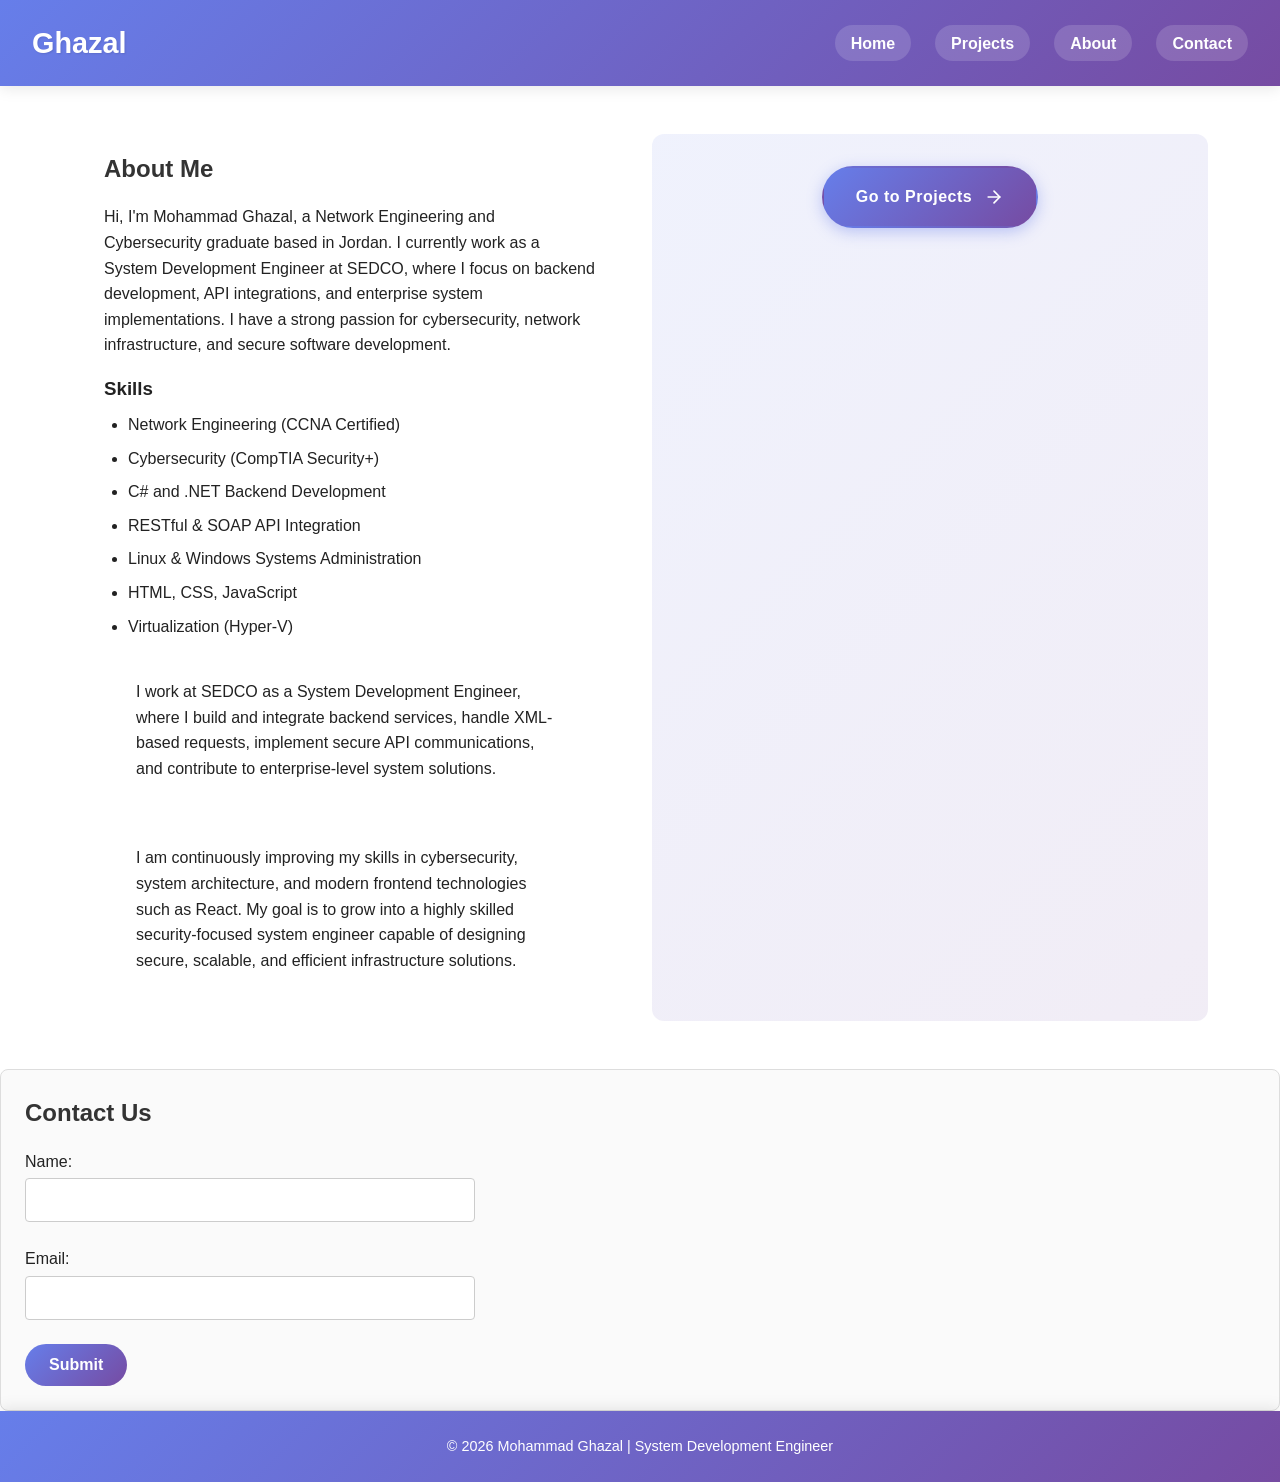
<file: index.html>
<!DOCTYPE html>
<html lang="en">
<head>
    <meta charset="UTF-8">
    <meta name="viewport" content="width=device-width, initial-scale=1.0">
    <title>Ghazal</title>
    <link rel="stylesheet" href="style.css">
</head>

<body>
 
    <!-- skip link gives keyboard users a way to bypass navigation -->
    <a href="#main-content" class="skip-link" tabindex="0">Skip to main content</a>
    <header role="banner">
        <div class="Title"><h1>Ghazal</h1></div>
        <div class="nav-bar">
            <button class="menu-toggle" id="menu-toggle" aria-label="Toggle navigation menu" aria-expanded="false">
                <span></span>
                <span></span>
                <span></span>
            </button>
            <nav role="navigation" aria-label="Main navigation" id="nav-menu" class="nav-menu">
                <ul>
                    <li><a href="#home">Home</a></li>
                    <li><a href="project.html">Projects</a></li>
                    <li><a href="#about-me">About</a></li>
                    <li><a href="#contact">Contact</a></li>
                </ul>
            </nav>
        </div>
    </header>
    <main id="main-content" role="main">

        <section id="about-me">
            <h2>About Me</h2>
            <p>Hi, I'm Mohammad Ghazal, a Network Engineering and Cybersecurity graduate based in Jordan. I currently work as a System Development Engineer at SEDCO, where I focus on backend development, API integrations, and enterprise system implementations. I have a strong passion for cybersecurity, network infrastructure, and secure software development.</p>
            
            <h3>Skills</h3>
            <ul>
                <li>Network Engineering (CCNA Certified)</li>
                <li>Cybersecurity (CompTIA Security+)</li>
                <li>C# and .NET Backend Development</li>
                <li>RESTful & SOAP API Integration</li>
                <li>Linux & Windows Systems Administration</li>
                <li>HTML, CSS, JavaScript</li>
                <li>Virtualization (Hyper-V)</li>
            </ul>

            <section>
                <p>I work at SEDCO as a System Development Engineer, where I build and integrate backend services, handle XML-based requests, implement secure API communications, and contribute to enterprise-level system solutions.</p>
            </section>

            <section>
                <p>I am continuously improving my skills in cybersecurity, system architecture, and modern frontend technologies such as React. My goal is to grow into a highly skilled security-focused system engineer capable of designing secure, scalable, and efficient infrastructure solutions.</p>
            </section>
        </section>
        
        <section class="cta-section">
           <a href="project.html" class="btn btn-primary">
               <span class="btn-text">Go to Projects</span>
               <span class="btn-icon">
                   <svg width="20" height="20" viewBox="0 0 24 24" fill="none" stroke="currentColor" stroke-width="2" stroke-linecap="round" stroke-linejoin="round">
                       <line x1="5" y1="12" x2="19" y2="12"></line>
                       <polyline points="12 5 19 12 12 19"></polyline>
                   </svg>
               </span>
           </a>
        </section>
    </main>
    <section id="contact" class="contact">
        <h2>Contact Us</h2>
        <form action="#" method="post">
            <label for="name">Name:</label>
            <input type="text" id="name" name="name" required>
            <br>
            <label for="email">Email:</label>
            <input type="email" id="email" name="email" required>
            <br>
            <button type="submit">Submit</button>
        </form>
    </section>
    <footer>
        <p>&copy; 2026 Mohammad Ghazal | System Development Engineer</p>
    </footer>
</body>
<script src="script.js"></script>
</html>
</file>
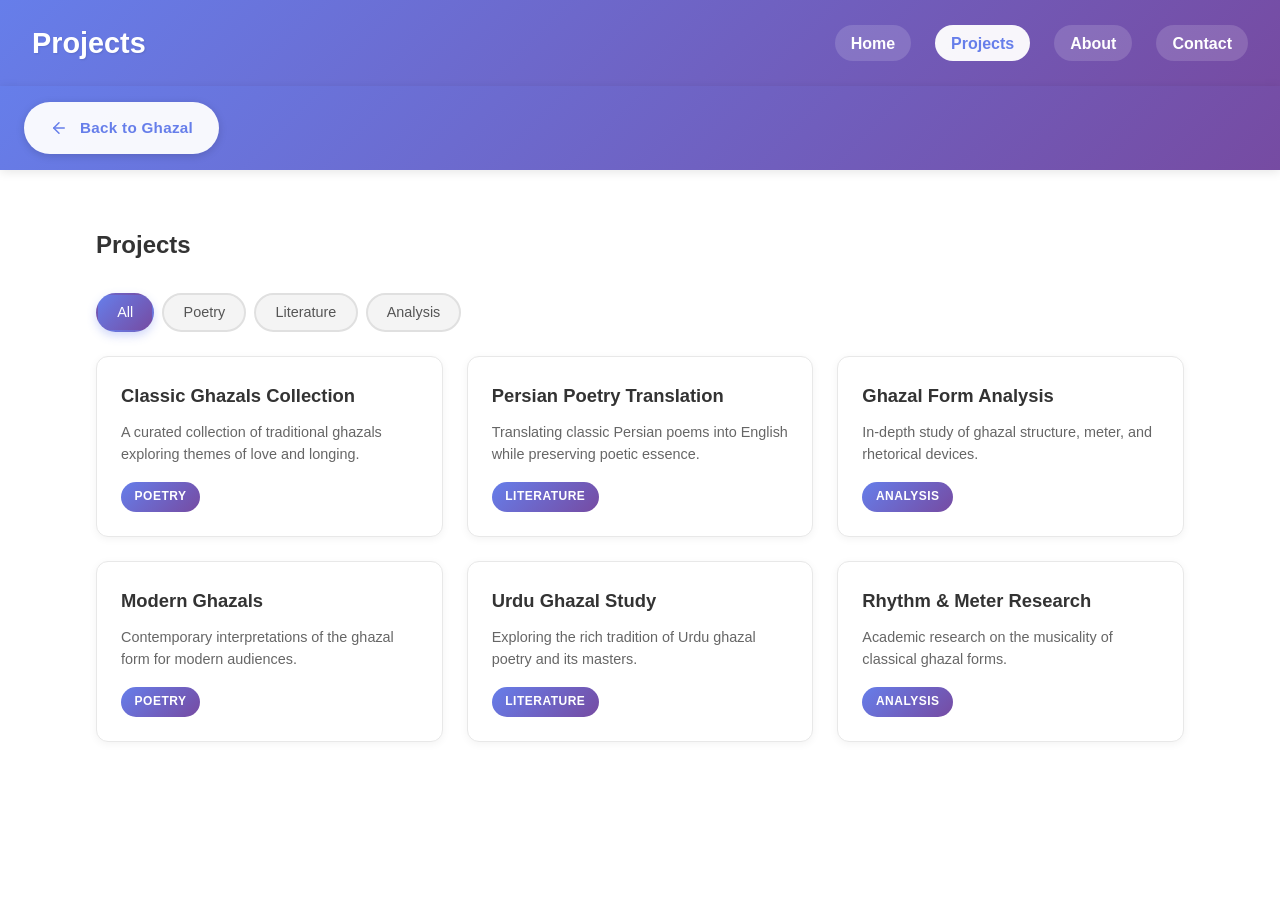
<file: Project.html>
<!DOCTYPE html>
<html lang="en">
<head>
    <meta charset="UTF-8">
    <meta name="viewport" content="width=device-width, initial-scale=1.0">
    <title>Projects</title>
    <link rel="stylesheet" href="style.css">
</head>

<body>

    <!-- skip link gives keyboard users a way to bypass navigation -->
    <a href="#main-content" class="skip-link" tabindex="0">Skip to main content</a>
    <header role="banner">
        <h1>Projects</h1>
        <button class="menu-toggle" id="menu-toggle" aria-label="Toggle navigation menu" aria-expanded="false">
            <span></span>
            <span></span>
            <span></span>
        </button>
        <nav role="navigation" aria-label="Main navigation" id="nav-menu" class="nav-menu">
            <ul>
                <li><a href="index.html">Home</a></li>
                <li><a href="project.html" class="active">Projects</a></li>
                <li><a href="index.html#about-me">About</a></li>
                <li><a href="index.html#contact">Contact</a></li>
            </ul>
        </nav>
    </header>
    
    <!-- Back button -->
    <div class="back-container">
        <a href="index.html" class="back-btn">
            <span class="back-icon">
                <svg width="18" height="18" viewBox="0 0 24 24" fill="none" stroke="currentColor" stroke-width="2" stroke-linecap="round" stroke-linejoin="round">
                    <line x1="19" y1="12" x2="5" y2="12"></line>
                    <polyline points="12 19 5 12 12 5"></polyline>
                </svg>
            </span>
            <span class="back-text">Back to Ghazal</span>
        </a>
    </div>

    <main id="main-content" role="main">
        <section id="projects">
            <h2>Projects</h2>
            <div class="filter-container">
                <button class="filter-btn active" data-category="all">All</button>
                <button class="filter-btn" data-category="poetry">Poetry</button>
                <button class="filter-btn" data-category="literature">Literature</button>
                <button class="filter-btn" data-category="analysis">Analysis</button>
            </div>
            <div class="projects-grid">
                <div class="project-card" data-category="poetry">
                    <h3>Classic Ghazals Collection</h3>
                    <p>A curated collection of traditional ghazals exploring themes of love and longing.</p>
                    <span class="project-category">Poetry</span>
                </div>
                <div class="project-card" data-category="literature">
                    <h3>Persian Poetry Translation</h3>
                    <p>Translating classic Persian poems into English while preserving poetic essence.</p>
                    <span class="project-category">Literature</span>
                </div>
                <div class="project-card" data-category="analysis">
                    <h3>Ghazal Form Analysis</h3>
                    <p>In-depth study of ghazal structure, meter, and rhetorical devices.</p>
                    <span class="project-category">Analysis</span>
                </div>
                <div class="project-card" data-category="poetry">
                    <h3>Modern Ghazals</h3>
                    <p>Contemporary interpretations of the ghazal form for modern audiences.</p>
                    <span class="project-category">Poetry</span>
                </div>
                <div class="project-card" data-category="literature">
                    <h3>Urdu Ghazal Study</h3>
                    <p>Exploring the rich tradition of Urdu ghazal poetry and its masters.</p>
                    <span class="project-category">Literature</span>
                </div>
                <div class="project-card" data-category="analysis">
                    <h3>Rhythm & Meter Research</h3>
                    <p>Academic research on the musicality of classical ghazal forms.</p>
                    <span class="project-category">Analysis</span>
                </div>
            </div>
        </section>
</body>   
<script src="script.js"></script>        
</html>
</file>
<file: style.css>
/* Simple responsive stylesheet */

* {
    margin: 0;
    padding: 0;
    box-sizing: border-box;
}

body {
    font-family: Arial, Helvetica, sans-serif;
    line-height: 1.6;
    background-color: #ffffff;
    color: #222222;
    display: flex;
    flex-direction: column;
    min-height: 100vh;
}

/* Skip link */
.skip-link {
    position: absolute;
    left: -999px;
    top: auto;
    width: 1px;
    height: 1px;
    overflow: hidden;
}

.skip-link:focus {
    position: static;
    width: auto;
    height: auto;
    background: #222222;
    color: #ffffff;
    padding: 0.5rem;
    z-index: 1000;
}

/* Header */
header {
    background: linear-gradient(135deg, #667eea 0%, #764ba2 100%);
    padding: 1rem;
    box-shadow: 0 2px 15px rgba(0, 0, 0, 0.1);
    display: flex;
    justify-content: space-between;
    align-items: center;
    flex-wrap: wrap;
}

h1 {
    font-size: 1.8rem;
    color: #ffffff;
    text-shadow: 1px 1px 2px rgba(0, 0, 0, 0.1);
}

/* Hamburger menu button */
.menu-toggle {
    display: none;
    flex-direction: column;
    background: none;
    border: none;
    cursor: pointer;
    padding: 0.5rem;
}

.menu-toggle span {
    width: 25px;
    height: 3px;
    background: #ffffff;
    margin: 5px 0;
    display: block;
    transition: all 0.3s ease;
    border-radius: 2px;
}

.menu-toggle.active span:nth-child(1) {
    transform: rotate(45deg) translate(10px, 10px);
}

.menu-toggle.active span:nth-child(2) {
    opacity: 0;
}

.menu-toggle.active span:nth-child(3) {
    transform: rotate(-45deg) translate(7px, -7px);
}

/* Navigation */
.nav-menu {
    display: flex;
    width: auto;
}

nav ul {
    list-style: none;
    display: flex;
    gap: 1rem;
    flex-wrap: wrap;
}

nav a {
    color: #ffffff;
    text-decoration: none;
    font-weight: 600;
    padding: 0.5rem 1rem;
    border-radius: 25px;
    transition: all 0.3s ease;
    background: rgba(255, 255, 255, 0.15);
}

nav a:hover,
nav a:focus {
    background: rgba(255, 255, 255, 0.3);
    text-decoration: none;
    transform: translateY(-2px);
}

nav a.active {
    background: rgba(255, 255, 255, 0.95);
    color: #667eea;
}

/* Main content */
main {
    flex: 1;
    padding: 1.5rem;
    display: flex;
    flex-direction: column;
    gap: 1.5rem;
}

section {
    padding: 1.5rem;
    background: #ffffff;
}

section h2 {
    margin-bottom: 1rem;
    color: #333333;
}

section h3 {
    margin-top: 1rem;
    margin-bottom: 0.5rem;
}

section ul {
    margin-left: 1.5rem;
}

section li {
    margin-bottom: 0.5rem;
}

/* Contact form */
.contact {
    background: #fafafa;
    padding: 1.5rem;
    border: 1px solid #dddddd;
    border-radius: 8px;
}

form label {
    display: block;
    margin-top: 0.75rem;
    margin-bottom: 0.25rem;
    font-weight: 500;
}

input[type="text"],
input[type="email"] {
    width: 100%;
    max-width: 400px;
    padding: 0.75rem;
    margin-bottom: 0.75rem;
    border: 1px solid #cccccc;
    border-radius: 4px;
    font-size: 1rem;
}

button {
    margin-top: 0.75rem;
    padding: 0.75rem 1.5rem;
    background: linear-gradient(135deg, #667eea 0%, #764ba2 100%);
    color: #ffffff;
    border: none;
    border-radius: 25px;
    cursor: pointer;
    font-size: 1rem;
    font-weight: 600;
    transition: all 0.3s ease;
}

button:hover,
button:focus {
    transform: translateY(-2px);
    box-shadow: 0 4px 15px rgba(102, 126, 234, 0.4);
}

/* Projects Section */
#projects {
    padding: 1.5rem;
}

.filter-container {
    display: flex;
    flex-wrap: wrap;
    gap: 0.5rem;
    margin-bottom: 1.5rem;
}

.filter-btn {
    padding: 0.6rem 1.2rem;
    background: #f4f4f4;
    color: #555555;
    border: 2px solid #e0e0e0;
    border-radius: 25px;
    cursor: pointer;
    font-size: 0.9rem;
    font-weight: 500;
    transition: all 0.3s ease;
}

.filter-btn:hover,
.filter-btn:focus {
    background: #e8e8e8;
    border-color: #cccccc;
    transform: translateY(-2px);
}

.filter-btn.active {
    background: linear-gradient(135deg, #667eea 0%, #764ba2 100%);
    color: #ffffff;
    border-color: transparent;
    box-shadow: 0 4px 10px rgba(102, 126, 234, 0.3);
}

.projects-grid {
    display: grid;
    grid-template-columns: repeat(auto-fill, minmax(280px, 1fr));
    gap: 1.5rem;
    align-items: start;
}

.project-card {
    background: #ffffff;
    border: 1px solid #e8e8e8;
    border-radius: 12px;
    padding: 1.5rem;
    transition: all 0.3s cubic-bezier(0.4, 0, 0.2, 1);
    box-shadow: 0 2px 8px rgba(0, 0, 0, 0.05);
    height: auto;
}

.project-card:hover {
    box-shadow: 0 8px 25px rgba(0, 0, 0, 0.15);
    transform: translateY(-5px);
    border-color: #667eea;
}

.project-card h3 {
    margin-top: 0;
    margin-bottom: 0.75rem;
    font-size: 1.15rem;
    color: #333333;
}

.project-card p {
    margin-bottom: 1rem;
    font-size: 0.9rem;
    color: #666666;
    line-height: 1.5;
}

.project-category {
    display: inline-block;
    padding: 0.35rem 0.85rem;
    background: linear-gradient(135deg, #667eea 0%, #764ba2 100%);
    color: #ffffff;
    border-radius: 15px;
    font-size: 0.75rem;
    font-weight: 600;
    text-transform: uppercase;
    letter-spacing: 0.5px;
}

/* Back button */
.back-container {
    padding: 1rem 1.5rem;
    background: linear-gradient(135deg, #667eea 0%, #764ba2 100%);
    box-shadow: 0 2px 10px rgba(0, 0, 0, 0.1);
}

.back-btn {
    display: inline-flex;
    align-items: center;
    gap: 0.75rem;
    padding: 0.75rem 1.5rem;
    background: rgba(255, 255, 255, 0.95);
    color: #667eea;
    text-decoration: none;
    border-radius: 50px;
    font-weight: 600;
    font-size: 0.95rem;
    transition: all 0.3s cubic-bezier(0.4, 0, 0.2, 1);
    box-shadow: 0 2px 8px rgba(0, 0, 0, 0.15);
    border: 2px solid transparent;
}

.back-btn:hover,
.back-btn:focus {
    background: #ffffff;
    color: #764ba2;
    text-decoration: none;
    transform: translateX(-5px);
    box-shadow: 0 4px 15px rgba(0, 0, 0, 0.2);
    border-color: #764ba2;
}

.back-icon {
    display: flex;
    align-items: center;
    justify-content: center;
    transition: transform 0.3s ease;
}

.back-btn:hover .back-icon {
    transform: translateX(-3px);
}

.back-text {
    letter-spacing: 0.3px;
}

/* CTA Button - Go to Projects */
.cta-section {
    text-align: center;
    padding: 2rem;
    background: linear-gradient(135deg, rgba(102, 126, 234, 0.1) 0%, rgba(118, 75, 162, 0.1) 100%);
    border-radius: 12px;
    margin: 1rem 0;
}

.btn {
    display: inline-flex;
    align-items: center;
    justify-content: center;
    gap: 0.75rem;
    padding: 1rem 2rem;
    font-size: 1rem;
    font-weight: 600;
    text-decoration: none;
    border-radius: 50px;
    transition: all 0.3s cubic-bezier(0.4, 0, 0.2, 1);
    cursor: pointer;
}

.btn-primary {
    background: linear-gradient(135deg, #667eea 0%, #764ba2 100%);
    color: #ffffff;
    box-shadow: 0 4px 15px rgba(102, 126, 234, 0.4);
    border: 2px solid transparent;
}

.btn-primary:hover,
.btn-primary:focus {
    transform: translateY(-3px);
    box-shadow: 0 6px 20px rgba(102, 126, 234, 0.5);
    color: #ffffff;
    text-decoration: none;
}

.btn-icon {
    display: flex;
    align-items: center;
    transition: transform 0.3s ease;
}

.btn-primary:hover .btn-icon {
    transform: translateX(4px);
}

.btn-text {
    letter-spacing: 0.5px;
}

/* Fade in animation */
@keyframes fadeIn {
    from {
        opacity: 0;
        transform: translateY(10px);
    }
    to {
        opacity: 1;
        transform: translateY(0);
    }
}

/* Footer */
footer {
    background: linear-gradient(135deg, #667eea 0%, #764ba2 100%);
    text-align: center;
    padding: 1.5rem;
    box-shadow: 0 -2px 15px rgba(0, 0, 0, 0.1);
}

footer p {
    margin: 0;
    font-size: 0.9rem;
    color: #ffffff;
}

/* Tablet - 768px and up */
@media (min-width: 768px) {
    header {
        flex-wrap: nowrap;
    }

    h1 {
        margin-right: auto;
    }

    main {
        flex-direction: row;
        gap: 1.5rem;
    }

    section {
        flex: 1;
    }

    nav ul {
        gap: 1.5rem;
    }

    .menu-toggle {
        display: none !important;
    }

    .nav-menu {
        display: flex !important;
    }
}

/* Mobile - 767px and down */
@media (max-width: 767px) {
    body {
        font-size: 14px;
    }

    header {
        position: relative;
        padding: 0.75rem;
    }

    h1 {
        width: 100%;
        font-size: 1.4rem;
        margin-bottom: 0.75rem;
    }

    .menu-toggle {
        display: flex;
        position: absolute;
        right: 0.75rem;
        top: 0.75rem;
    }

    .menu-toggle span {
        width: 22px;
        height: 2px;
        margin: 4px 0;
    }

    .nav-menu {
        display: none;
        position: absolute;
        top: 60px;
        left: 0;
        right: 0;
        background: linear-gradient(135deg, #667eea 0%, #764ba2 100%);
        flex-direction: column;
        width: 100%;
        border-radius: 0 0 12px 12px;
        z-index: 10;
        box-shadow: 0 4px 15px rgba(0, 0, 0, 0.15);
    }

    .nav-menu.active {
        display: flex;
    }

    nav ul {
        flex-direction: column;
        gap: 0;
        padding: 0.5rem;
    }

    nav li {
        border-bottom: 1px solid rgba(255, 255, 255, 0.2);
    }

    nav a {
        display: block;
        padding: 0.85rem 1rem;
        font-size: 1rem;
        text-align: center;
    }

    main {
        flex-direction: column;
        padding: 0.75rem;
        gap: 1rem;
    }

    section {
        padding: 1rem;
        border-radius: 8px;
    }

    section h2 {
        font-size: 1.3rem;
    }

    section h3 {
        font-size: 1.1rem;
    }

    .contact {
        padding: 1rem;
    }

    input[type="text"],
    input[type="email"] {
        max-width: 100%;
        padding: 0.75rem;
        font-size: 16px;
    }

    button {
        width: 100%;
        max-width: 100%;
    }

    footer {
        padding: 1rem;
        font-size: 0.85rem;
    }

    /* Back button responsive */
    .back-container {
        padding: 0.85rem;
    }

    .back-btn {
        display: flex;
        justify-content: center;
        width: 100%;
        padding: 0.85rem 1rem;
    }
}

/* Extra small devices - 480px and down */
@media (max-width: 480px) {
    body {
        font-size: 13px;
    }

    header {
        padding: 0.6rem 0.5rem;
    }

    h1 {
        font-size: 1.2rem;
    }

    .menu-toggle {
        right: 0.5rem;
        top: 0.5rem;
    }

    .menu-toggle span {
        width: 18px;
    }

    .nav-menu {
        top: 50px;
    }

    main {
        padding: 0.5rem;
        gap: 0.75rem;
    }

    section {
        padding: 0.75rem;
    }

    section h2 {
        font-size: 1.1rem;
    }

    .back-container {
        padding: 0.75rem;
    }

    .back-btn {
        padding: 0.75rem;
        font-size: 0.9rem;
    }

    footer {
        padding: 0.75rem;
    }
}

/* Desktop - 1024px and up */
@media (min-width: 1024px) {
    body {
        font-size: 16px;
    }

    header {
        padding: 1.25rem 2rem;
    }

    main {
        max-width: 1200px;
        margin: 0 auto;
        padding: 2rem;
        width: 100%;
    }

    section {
        padding: 2rem;
    }

    nav ul {
        gap: 1.5rem;
    }

    nav a {
        padding: 0.6rem 1rem;
    }

    input[type="text"],
    input[type="email"] {
        max-width: 450px;
    }
}

/* Large desktop - 1920px and up */
@media (min-width: 1920px) {
    body {
        font-size: 18px;
    }

    header {
        padding: 1.5rem 3rem;
    }

    main {
        max-width: 1400px;
        padding: 2.5rem;
    }

    section {
        padding: 2.5rem;
    }

    input[type="text"],
    input[type="email"] {
        max-width: 550px;
    }

    button {
        padding: 0.85rem 2rem;
    }
}
</file>
